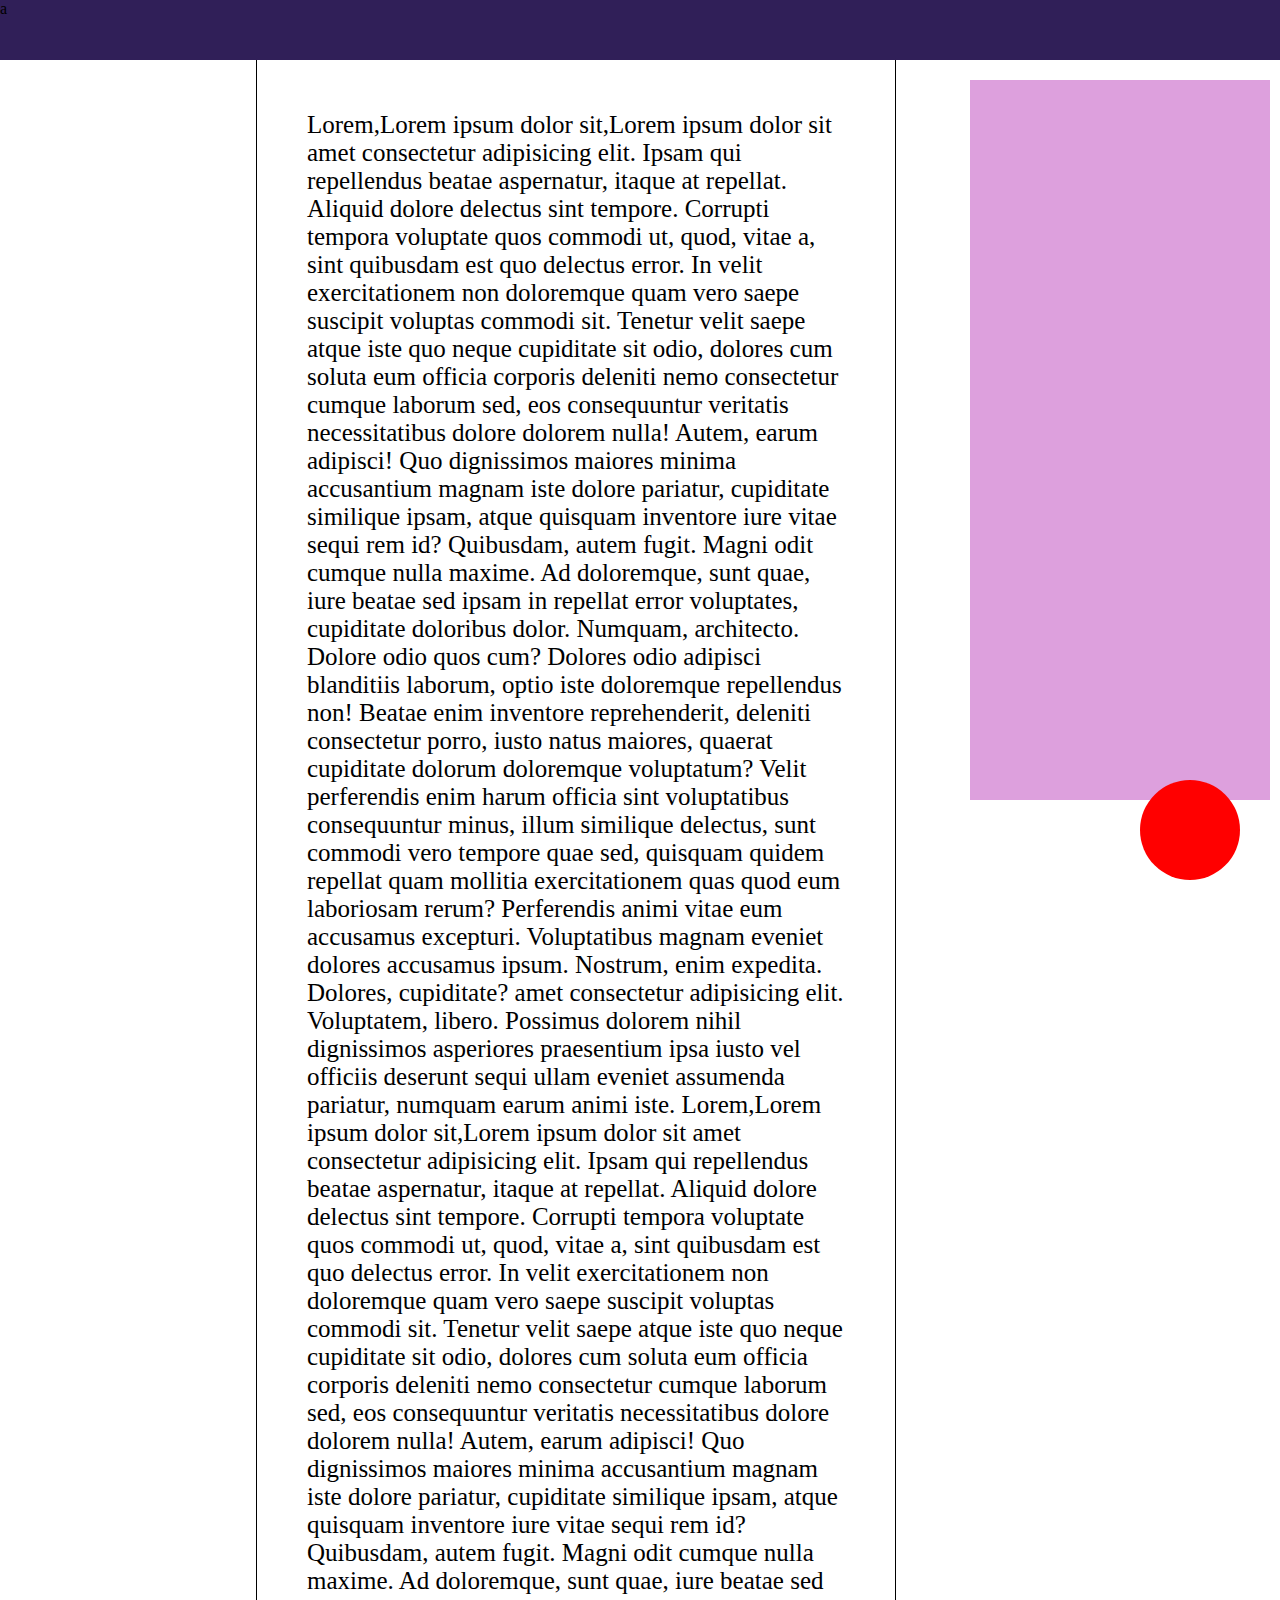
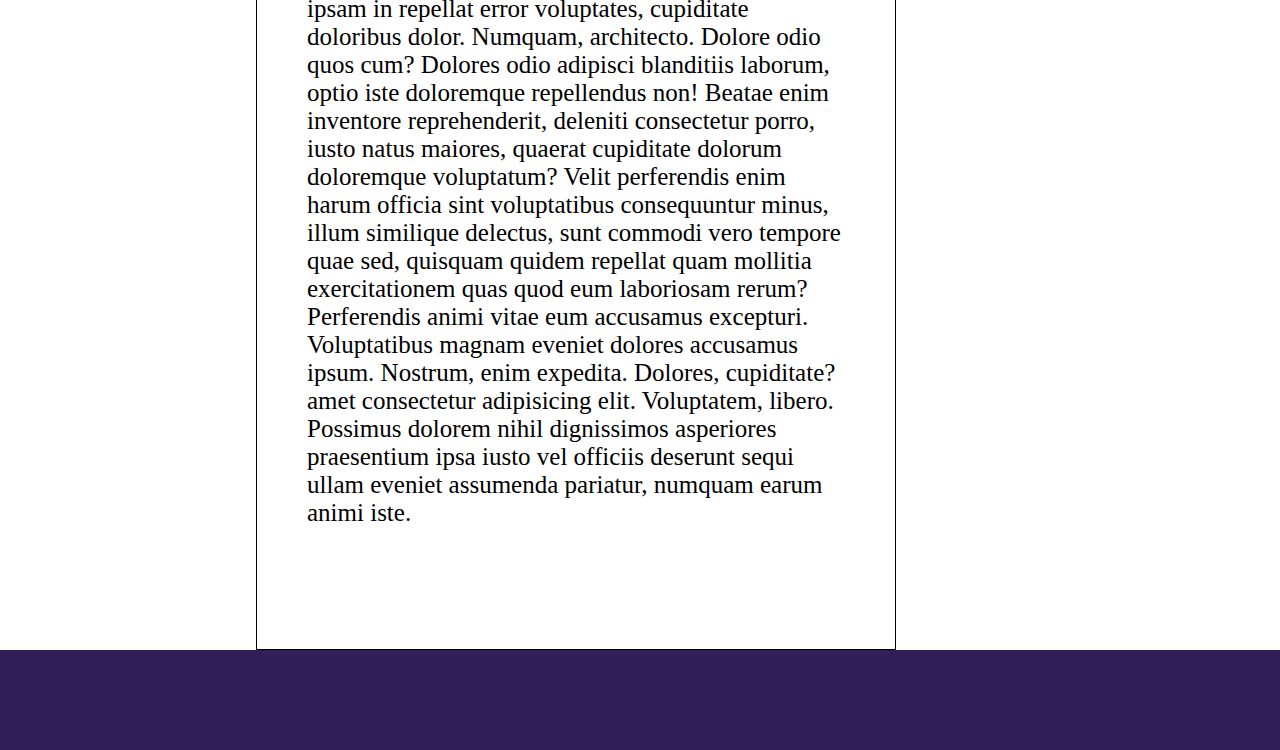
<file: index.html>
<!DOCTYPE html>
<html lang="en">
<head>
    <meta charset="UTF-8">
    <meta name="viewport" content="width=device-width, initial-scale=1.0">
    <title>Positions</title>
    <link rel="stylesheet" href="style.css">
</head>
<body>
    <nav>
        <div>a</div>

    </nav>
    <main>
        <p>Lorem,Lorem ipsum dolor sit,Lorem ipsum dolor sit amet consectetur adipisicing elit. Ipsam qui repellendus beatae aspernatur, itaque at repellat. Aliquid dolore delectus sint tempore. Corrupti tempora voluptate quos commodi ut, quod, vitae a, sint quibusdam est quo delectus error. In velit exercitationem non doloremque quam vero saepe suscipit voluptas commodi sit. Tenetur velit saepe atque iste quo neque cupiditate sit odio, dolores cum soluta eum officia corporis deleniti nemo consectetur cumque laborum sed, eos consequuntur veritatis necessitatibus dolore dolorem nulla! Autem, earum adipisci! Quo dignissimos maiores minima accusantium magnam iste dolore pariatur, cupiditate similique ipsam, atque quisquam inventore iure vitae sequi rem id? Quibusdam, autem fugit. Magni odit cumque nulla maxime. Ad doloremque, sunt quae, iure beatae sed ipsam in repellat error voluptates, cupiditate doloribus dolor. Numquam, architecto. Dolore odio quos cum? Dolores odio adipisci blanditiis laborum, optio iste doloremque repellendus non! Beatae enim inventore reprehenderit, deleniti consectetur porro, iusto natus maiores, quaerat cupiditate dolorum doloremque voluptatum? Velit perferendis enim harum officia sint voluptatibus consequuntur minus, illum similique delectus, sunt commodi vero tempore quae sed, quisquam quidem repellat quam mollitia exercitationem quas quod eum laboriosam rerum? Perferendis animi vitae eum accusamus excepturi. Voluptatibus magnam eveniet dolores accusamus ipsum. Nostrum, enim expedita. Dolores, cupiditate? amet consectetur adipisicing elit. Voluptatem, libero. Possimus dolorem nihil dignissimos asperiores praesentium ipsa iusto vel officiis deserunt sequi ullam eveniet assumenda pariatur, numquam earum animi iste.
            Lorem,Lorem ipsum dolor sit,Lorem ipsum dolor sit amet consectetur adipisicing elit. Ipsam qui repellendus beatae aspernatur, itaque at repellat. Aliquid dolore delectus sint tempore. Corrupti tempora voluptate quos commodi ut, quod, vitae a, sint quibusdam est quo delectus error. In velit exercitationem non doloremque quam vero saepe suscipit voluptas commodi sit. Tenetur velit saepe atque iste quo neque cupiditate sit odio, dolores cum soluta eum officia corporis deleniti nemo consectetur cumque laborum sed, eos consequuntur veritatis necessitatibus dolore dolorem nulla! Autem, earum adipisci! Quo dignissimos maiores minima accusantium magnam iste dolore pariatur, cupiditate similique ipsam, atque quisquam inventore iure vitae sequi rem id? Quibusdam, autem fugit. Magni odit cumque nulla maxime. Ad doloremque, sunt quae, iure beatae sed ipsam in repellat error voluptates, cupiditate doloribus dolor. Numquam, architecto. Dolore odio quos cum? Dolores odio adipisci blanditiis laborum, optio iste doloremque repellendus non! Beatae enim inventore reprehenderit, deleniti consectetur porro, iusto natus maiores, quaerat cupiditate dolorum doloremque voluptatum? Velit perferendis enim harum officia sint voluptatibus consequuntur minus, illum similique delectus, sunt commodi vero tempore quae sed, quisquam quidem repellat quam mollitia exercitationem quas quod eum laboriosam rerum? Perferendis animi vitae eum accusamus excepturi. Voluptatibus magnam eveniet dolores accusamus ipsum. Nostrum, enim expedita. Dolores, cupiditate? amet consectetur adipisicing elit. Voluptatem, libero. Possimus dolorem nihil dignissimos asperiores praesentium ipsa iusto vel officiis deserunt sequi ullam eveniet assumenda pariatur, numquam earum animi iste.
    
        </p>
    </main>
    <div class="right-container">
        <aside>

        </aside>

    </div>
    <div class="contact">

    </div>
    <footer>

    </footer>
</body>
</html>
</file>
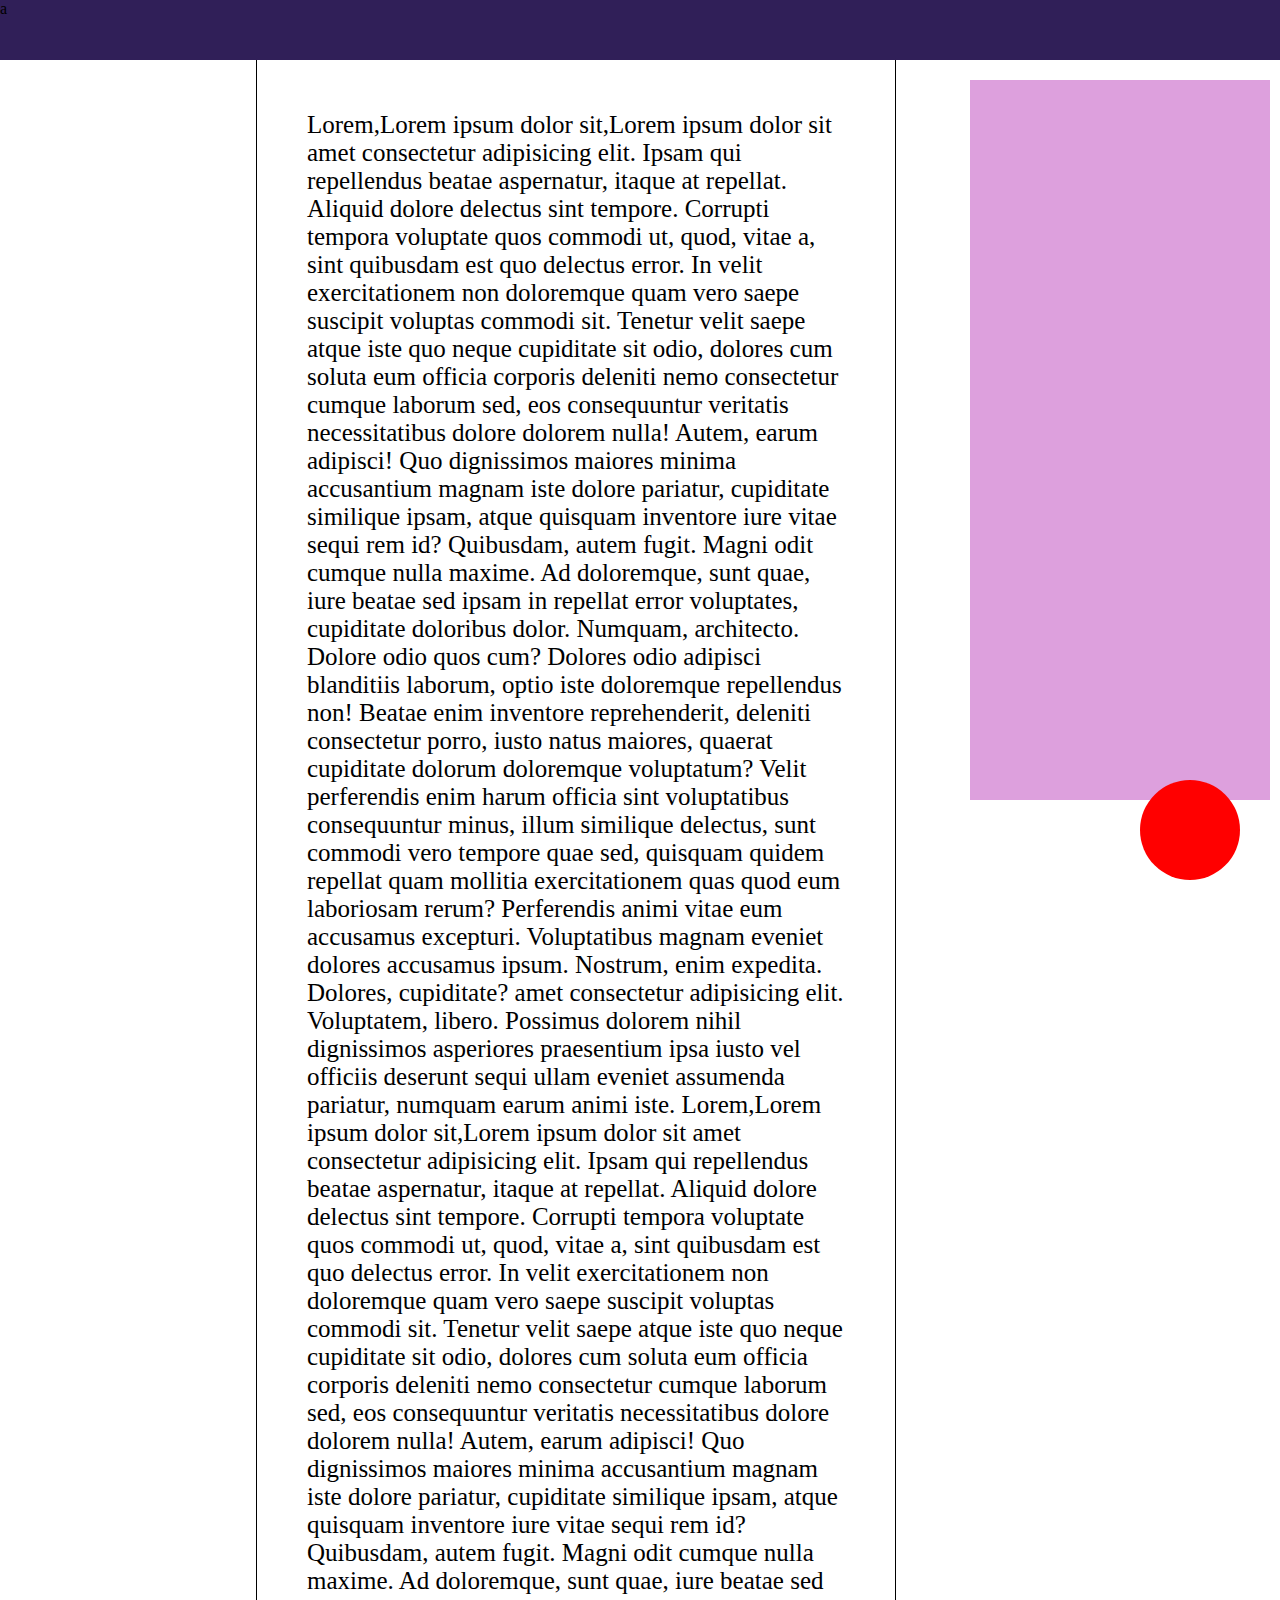
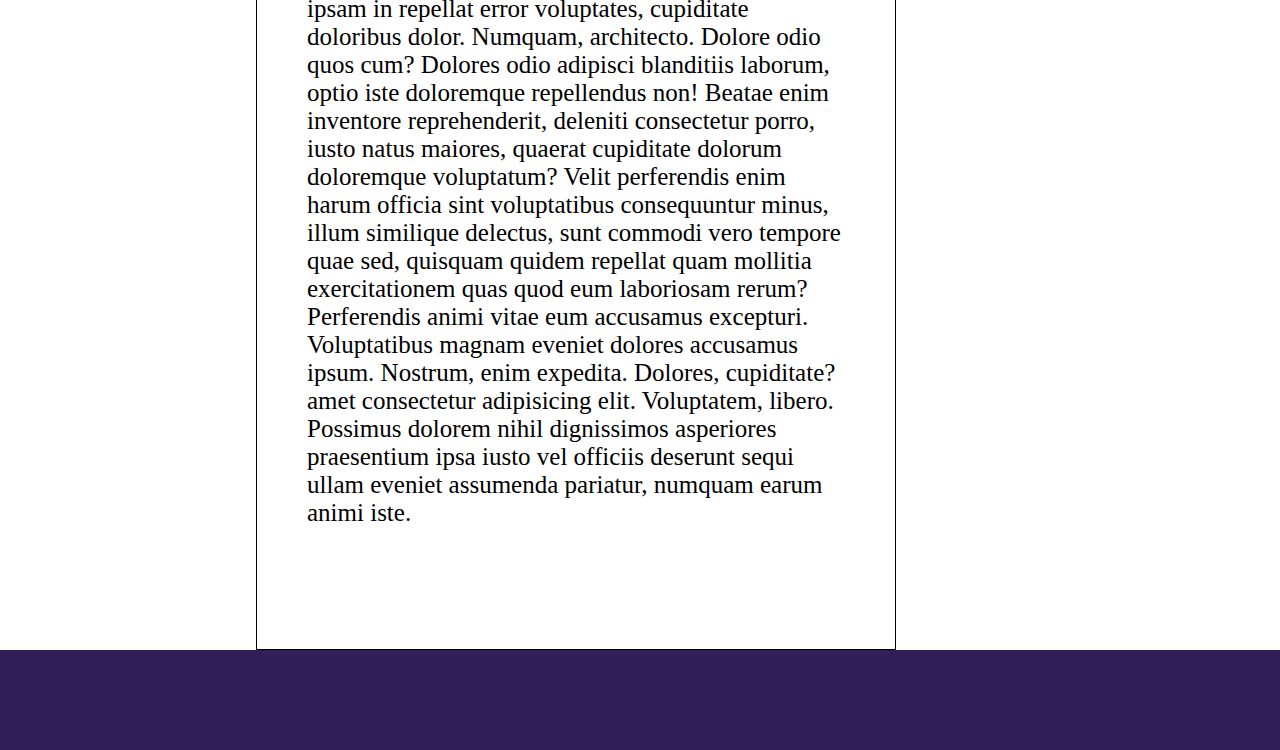
<file: css positions/index.html>
<!DOCTYPE html>
<html lang="en">
<head>
    <meta charset="UTF-8">
    <meta name="viewport" content="width=device-width, initial-scale=1.0">
    <title>Positions</title>
    <link rel="stylesheet" href="style.css">
</head>
<body>
    <nav>
        <div>a</div>

    </nav>
    <main>
        <p>Lorem,Lorem ipsum dolor sit,Lorem ipsum dolor sit amet consectetur adipisicing elit. Ipsam qui repellendus beatae aspernatur, itaque at repellat. Aliquid dolore delectus sint tempore. Corrupti tempora voluptate quos commodi ut, quod, vitae a, sint quibusdam est quo delectus error. In velit exercitationem non doloremque quam vero saepe suscipit voluptas commodi sit. Tenetur velit saepe atque iste quo neque cupiditate sit odio, dolores cum soluta eum officia corporis deleniti nemo consectetur cumque laborum sed, eos consequuntur veritatis necessitatibus dolore dolorem nulla! Autem, earum adipisci! Quo dignissimos maiores minima accusantium magnam iste dolore pariatur, cupiditate similique ipsam, atque quisquam inventore iure vitae sequi rem id? Quibusdam, autem fugit. Magni odit cumque nulla maxime. Ad doloremque, sunt quae, iure beatae sed ipsam in repellat error voluptates, cupiditate doloribus dolor. Numquam, architecto. Dolore odio quos cum? Dolores odio adipisci blanditiis laborum, optio iste doloremque repellendus non! Beatae enim inventore reprehenderit, deleniti consectetur porro, iusto natus maiores, quaerat cupiditate dolorum doloremque voluptatum? Velit perferendis enim harum officia sint voluptatibus consequuntur minus, illum similique delectus, sunt commodi vero tempore quae sed, quisquam quidem repellat quam mollitia exercitationem quas quod eum laboriosam rerum? Perferendis animi vitae eum accusamus excepturi. Voluptatibus magnam eveniet dolores accusamus ipsum. Nostrum, enim expedita. Dolores, cupiditate? amet consectetur adipisicing elit. Voluptatem, libero. Possimus dolorem nihil dignissimos asperiores praesentium ipsa iusto vel officiis deserunt sequi ullam eveniet assumenda pariatur, numquam earum animi iste.
            Lorem,Lorem ipsum dolor sit,Lorem ipsum dolor sit amet consectetur adipisicing elit. Ipsam qui repellendus beatae aspernatur, itaque at repellat. Aliquid dolore delectus sint tempore. Corrupti tempora voluptate quos commodi ut, quod, vitae a, sint quibusdam est quo delectus error. In velit exercitationem non doloremque quam vero saepe suscipit voluptas commodi sit. Tenetur velit saepe atque iste quo neque cupiditate sit odio, dolores cum soluta eum officia corporis deleniti nemo consectetur cumque laborum sed, eos consequuntur veritatis necessitatibus dolore dolorem nulla! Autem, earum adipisci! Quo dignissimos maiores minima accusantium magnam iste dolore pariatur, cupiditate similique ipsam, atque quisquam inventore iure vitae sequi rem id? Quibusdam, autem fugit. Magni odit cumque nulla maxime. Ad doloremque, sunt quae, iure beatae sed ipsam in repellat error voluptates, cupiditate doloribus dolor. Numquam, architecto. Dolore odio quos cum? Dolores odio adipisci blanditiis laborum, optio iste doloremque repellendus non! Beatae enim inventore reprehenderit, deleniti consectetur porro, iusto natus maiores, quaerat cupiditate dolorum doloremque voluptatum? Velit perferendis enim harum officia sint voluptatibus consequuntur minus, illum similique delectus, sunt commodi vero tempore quae sed, quisquam quidem repellat quam mollitia exercitationem quas quod eum laboriosam rerum? Perferendis animi vitae eum accusamus excepturi. Voluptatibus magnam eveniet dolores accusamus ipsum. Nostrum, enim expedita. Dolores, cupiditate? amet consectetur adipisicing elit. Voluptatem, libero. Possimus dolorem nihil dignissimos asperiores praesentium ipsa iusto vel officiis deserunt sequi ullam eveniet assumenda pariatur, numquam earum animi iste.
    
        </p>
    </main>
    <div class="right-container">
        <aside>

        </aside>

    </div>
    <div class="contact">

    </div>
    <footer>

    </footer>
</body>
</html>
</file>
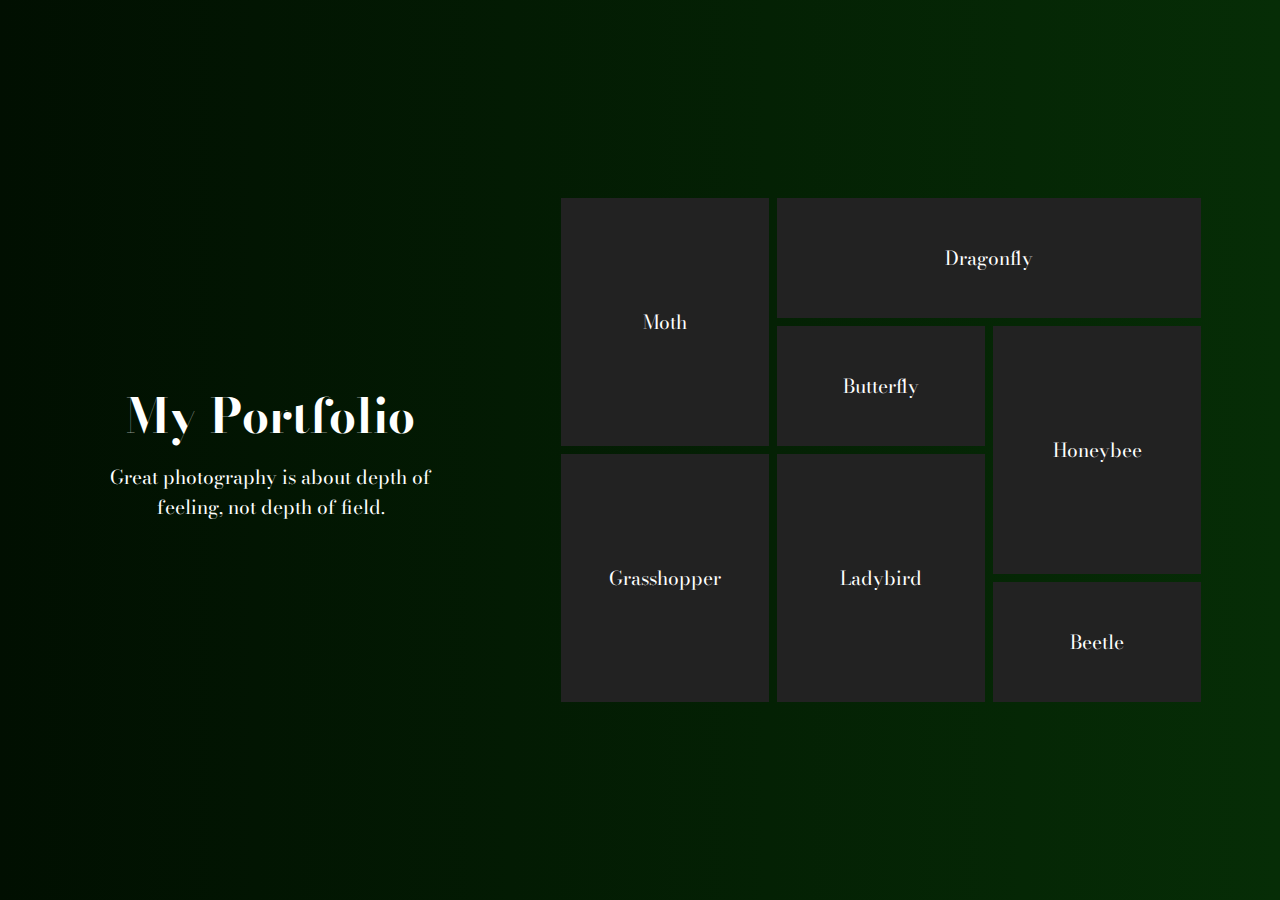
<file: Portfolio-gallery/index.html>
<!DOCTYPE html>
<html lang="en">
  <head>
    <meta charset="UTF-8" />
    <meta name="viewport" content="width=device-width, initial-scale=1.0" />
    <title>Grid Portfolio</title>
    <link rel="stylesheet" href="style.css" />
  </head>
  <body>
    <div class="container">
      <div class="left-text">
        <h2 class="heading">My Portfolio</h2>
        <p class="subheading">
          Great photography is about depth of feeling, not depth of field.
        </p>
      </div>
      <div class="gallery">
        <div
          class="box row-2"
          style="
            background-image: url(https://images.unsplash.com/photo-1692104382922-777c325fcf0d?q=80&w=1936&auto=format&fit=crop&ixlib=rb-4.0.3&ixid=M3wxMjA3fDB8MHxwaG90by1wYWdlfHx8fGVufDB8fHx8fA%3D%3D);
          "
        >
          Moth
        </div>
        <div
          class="box col-2"
          style="
            background-image: url(https://images.unsplash.com/photo-1516548935905-c010645ff21d?w=600&auto=format&fit=crop&q=60&ixlib=rb-4.0.3&ixid=M3wxMjA3fDB8MHxzZWFyY2h8MTR8fGluc2VjdHxlbnwwfHwwfHx8MA%3D%3D);
          "
        >
          Dragonfly
        </div>
        <div
          class="box"
          style="
            background-image: url(https://images.unsplash.com/photo-1726674472959-2c1c6c6ce8ae?q=80&w=2070&auto=format&fit=crop&ixlib=rb-4.0.3&ixid=M3wxMjA3fDB8MHxwaG90by1wYWdlfHx8fGVufDB8fHx8fA%3D%3D);
          "
        >
          Butterfly
        </div>

        <div
          class="box row-2"
          style="
            background-image: url(https://images.unsplash.com/photo-1500862321-177c80d8ca32?w=600&auto=format&fit=crop&q=60&ixlib=rb-4.0.3&ixid=M3wxMjA3fDB8MHxzZWFyY2h8Nnx8aW5zZWN0fGVufDB8fDB8fHww);
          "
        >
          Honeybee
        </div>
        <div
          class="box row-2"
          style="
            background-image: url(https://plus.unsplash.com/premium_photo-1723036591781-8607a8ae50fa?w=1000&auto=format&fit=crop&q=60&ixlib=rb-4.0.3&ixid=M3wxMjA3fDB8MHxwaG90by1pbi1zYW1lLXNlcmllc3wxfHx8ZW58MHx8fHx8);
          "
        >
          Grasshopper
        </div>
        <div
          class="box row-2"
          style="
            background-image: url(https://images.unsplash.com/photo-1526773357673-2d4e8116d497?w=600&auto=format&fit=crop&q=60&ixlib=rb-4.0.3&ixid=M3wxMjA3fDB8MHxzZWFyY2h8MTJ8fGluc2VjdHxlbnwwfHwwfHx8MA%3D%3D);
          "
        >
          Ladybird
        </div>
        <div
          class="box"
          style="
            background-image: url(https://images.unsplash.com/photo-1516434593931-42aaf04e6ef2?w=600&auto=format&fit=crop&q=60&ixlib=rb-4.0.3&ixid=M3wxMjA3fDB8MHxzZWFyY2h8N3x8aW5zZWN0fGVufDB8fDB8fHww);
          "
        >
          Beetle
        </div>
      </div>
    </div>
  </body>
</html>
</file>
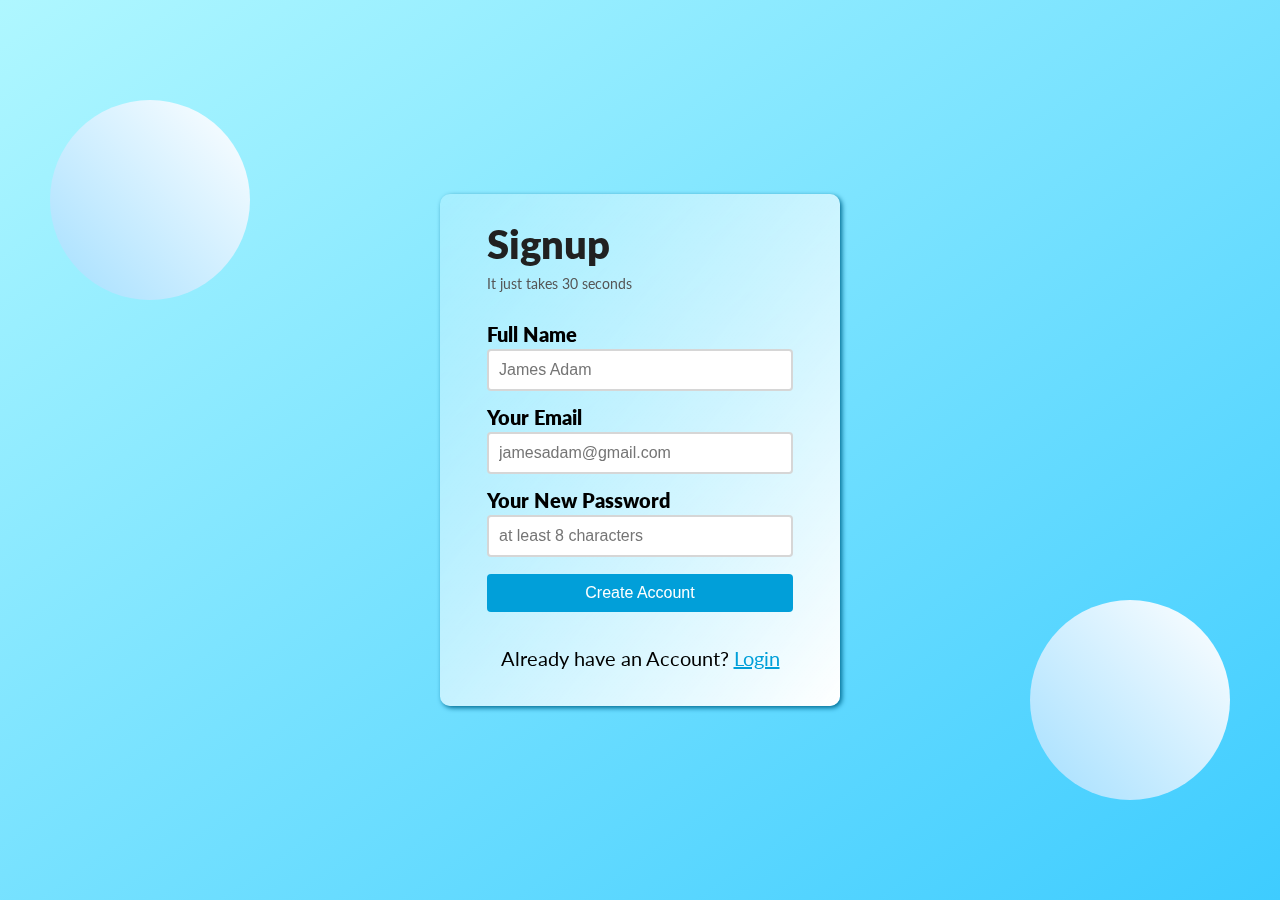
<file: signup page/index.html>
<!DOCTYPE html>
<html lang="en">
<head>
    <meta charset="UTF-8">
    <meta name="viewport" content="width=device-width, initial-scale=1.0">
    <title>Sign-up Page</title>
    <link rel="stylesheet" href="style.css">
</head>
<body>
    <div class="outer-box">
        <div class="inner-box">
            <header>
                <h1>Signup</h1>
                <p>It just takes 30 seconds</p>
            </header>  
            <main class="signup-body">

                <form>
                    <p>
                        <label for="fullname">Full Name</label>
                        <input id="fullname" type="text" placeholder="James Adam">
                    </p>
                    <p>
                        <label for="email" >Your Email</label>
                        <input id="email" type="email" placeholder="jamesadam@gmail.com">
                    </p>  
                    <p>  
                        <label for="password" >Your New Password</label>
                        <input id="password" type="password" placeholder="at least 8 characters">
                    </p> 
                    <p>   
                        <input type="submit" id="submit" value="Create Account" >
                    </p>
                </form>
            </main>
            <footer>
                <p>Already have an Account? <a href="#">Login</a></p>
            </footer>
        </div>
        <div class="circle c1"></div>
        <div class="circle c2"></div>
    </div>
</body>
</html>
</file>
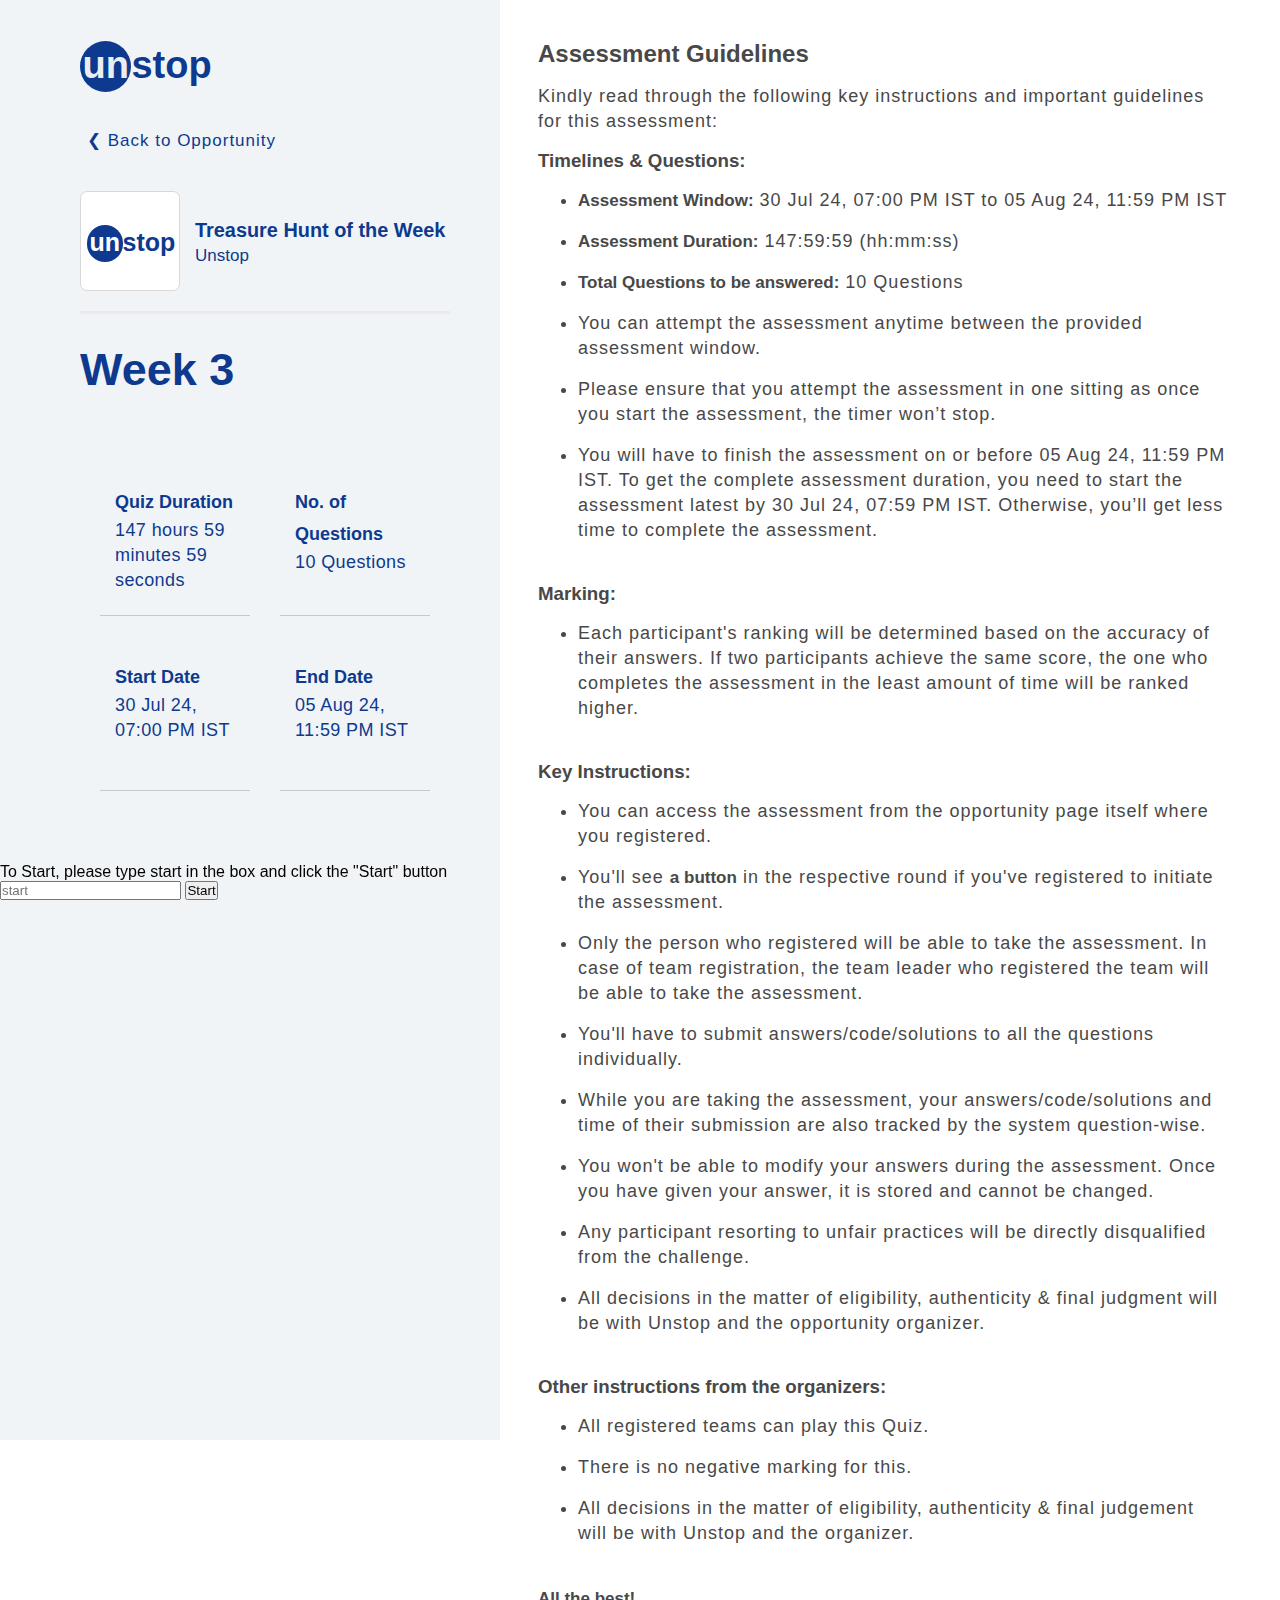
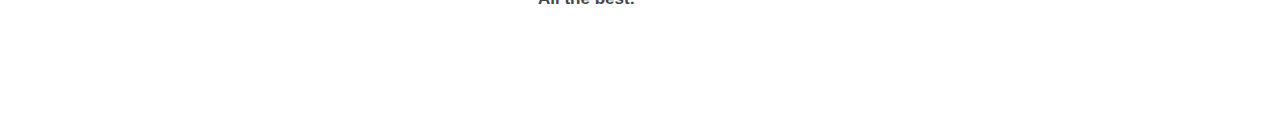
<file: start button/index.html>
<!DOCTYPE html>
<html lang="en">
<head>
    <meta charset="UTF-8">
    <meta name="viewport" content="width=device-width, initial-scale=1.0">
    <title>Unstop Quiz Start Page</title>
    <link rel="stylesheet" href="style.css">
</head>
<body>
    <div class="outer-box">
        <div class="left-container">
            <div class="logo">
                <h1><span>un</span>stop</h1>
            </div>
            <p class="back">
                 &#10094;  Back to Opportunity
            </p>
            <div class="tagline">
                <div class="logo logo-body">
                    <h1><span>un</span>stop</h1>
                </div>
                <div class="tag">
                    <h3>Treasure Hunt of the Week</h3>
                    <p>Unstop</p>
                </div>
            </div>
            <div class="week">
                <h1>Week 3</h1>
                <div class="quiz-info">
                    <!-- <ul>
                        <li>Quiz Duration</li>
                            <p>147 hours 59 minutes 59 seconds</p>
                        <li>No. of Questions</li>
                            <p>10 Questions</p>
                        <li>Start Date</li>
                            <p>30 Jul 24, 07:00 PM IST</p>
                        <li>End Date</li>
                            <p>05 Aug 24, 11:59 PM IST</p>
                    </ul> -->
                    <ul>
                        <div class="grid">
                        <li>Quiz Duration</li>
                            <p>147 hours 59 minutes 59 seconds</p>
                        </div>
                        <div class="grid">
                        <li>No. of Questions</li>
                            <p>10 Questions</p>
                        </div>
                        <div class="grid">
                        <li>Start Date</li>
                            <p>30 Jul 24, 07:00 PM IST</p>
                        </div>
                        <div class="grid">
                        <li>End Date</li>
                            <p>05 Aug 24, 11:59 PM IST</p>
                        </div>
                    </ul>
                </div>
            </div>
        </div>
        <div class="right-container">
            <h2>Assessment Guidelines</h2>
            <p>Kindly read through the following key instructions and important guidelines for this assessment:</p>

            <h3>Timelines & Questions:</h3>
            <ul>
                <li>
                    <span>Assessment Window:</span> 30 Jul 24, 07:00 PM IST to 05 Aug 24, 11:59 PM IST
                </li>
                <li>
                    <span>Assessment Duration:</span> 147:59:59 (hh:mm:ss)
                </li>
                <li>
                    <span>Total Questions to be answered:</span> 10 Questions
                </li>
                <li>
                    You can attempt the assessment anytime between the provided assessment window.
                </li>
                <li>
                    Please ensure that you attempt the assessment in one sitting as once you start the assessment, the timer won’t stop.
                </li>
                <li>
                    You will have to finish the assessment on or before 05 Aug 24, 11:59 PM IST. To get the complete assessment duration, you need to start the assessment latest by 30 Jul 24, 07:59 PM IST. Otherwise, you’ll get less time to complete the assessment.
                </li>
            </ul>
            <h3>Marking:</h3>
            <ul>
                <li>
                    Each participant's ranking will be determined based on the accuracy of their answers. If two participants achieve the same score, the one who completes the assessment in the least amount of time will be ranked higher.
                </li>
            </ul>
            <h3>Key Instructions:</h3>
            <ul>
                <li>
                    You can access the assessment from the opportunity page itself where you registered.
                </li>
                <li>
                    You'll see <span>a button</span> in the respective round if you've registered to initiate the assessment.
                </li>
                <li>
                    Only the person who registered will be able to take the assessment. In case of team registration, the team leader who registered the team will be able to take the assessment.
                </li>
                <li>
                    You'll have to submit answers/code/solutions to all the questions individually.
                </li>
                <li>
                    While you are taking the assessment, your answers/code/solutions and time of their submission are also tracked by the system question-wise.
                </li>
                <li>
                    You won't be able to modify your answers during the assessment. Once you have given your answer, it is stored and cannot be changed.
                </li>
                <li>
                    Any participant resorting to unfair practices will be directly disqualified from the challenge.
                </li>
                <li>
                    All decisions in the matter of eligibility, authenticity & final judgment will be with Unstop and the opportunity organizer.
                </li>
            </ul>
            <h3>Other instructions from the organizers:</h3>
            <ul>
                <li>
                    All registered teams can play this Quiz.
                </li>
                <li>
                    There is no negative marking for this.
                </li>
                <li>
                    All decisions in the matter of eligibility, authenticity & final judgement will be with Unstop and the organizer.
                </li>
            </ul>
            <p><span>All the best!</span></p>
        </div>
        <div class="startContainer">
            <p>
                To Start, please type start in the box and click the "Start" button

            </p>
            <input class="startText" placeholder="start">
            <input class="submit" type="submit"  value="Start">
        </div>

        
    </div>
</body>
</html>
</file>
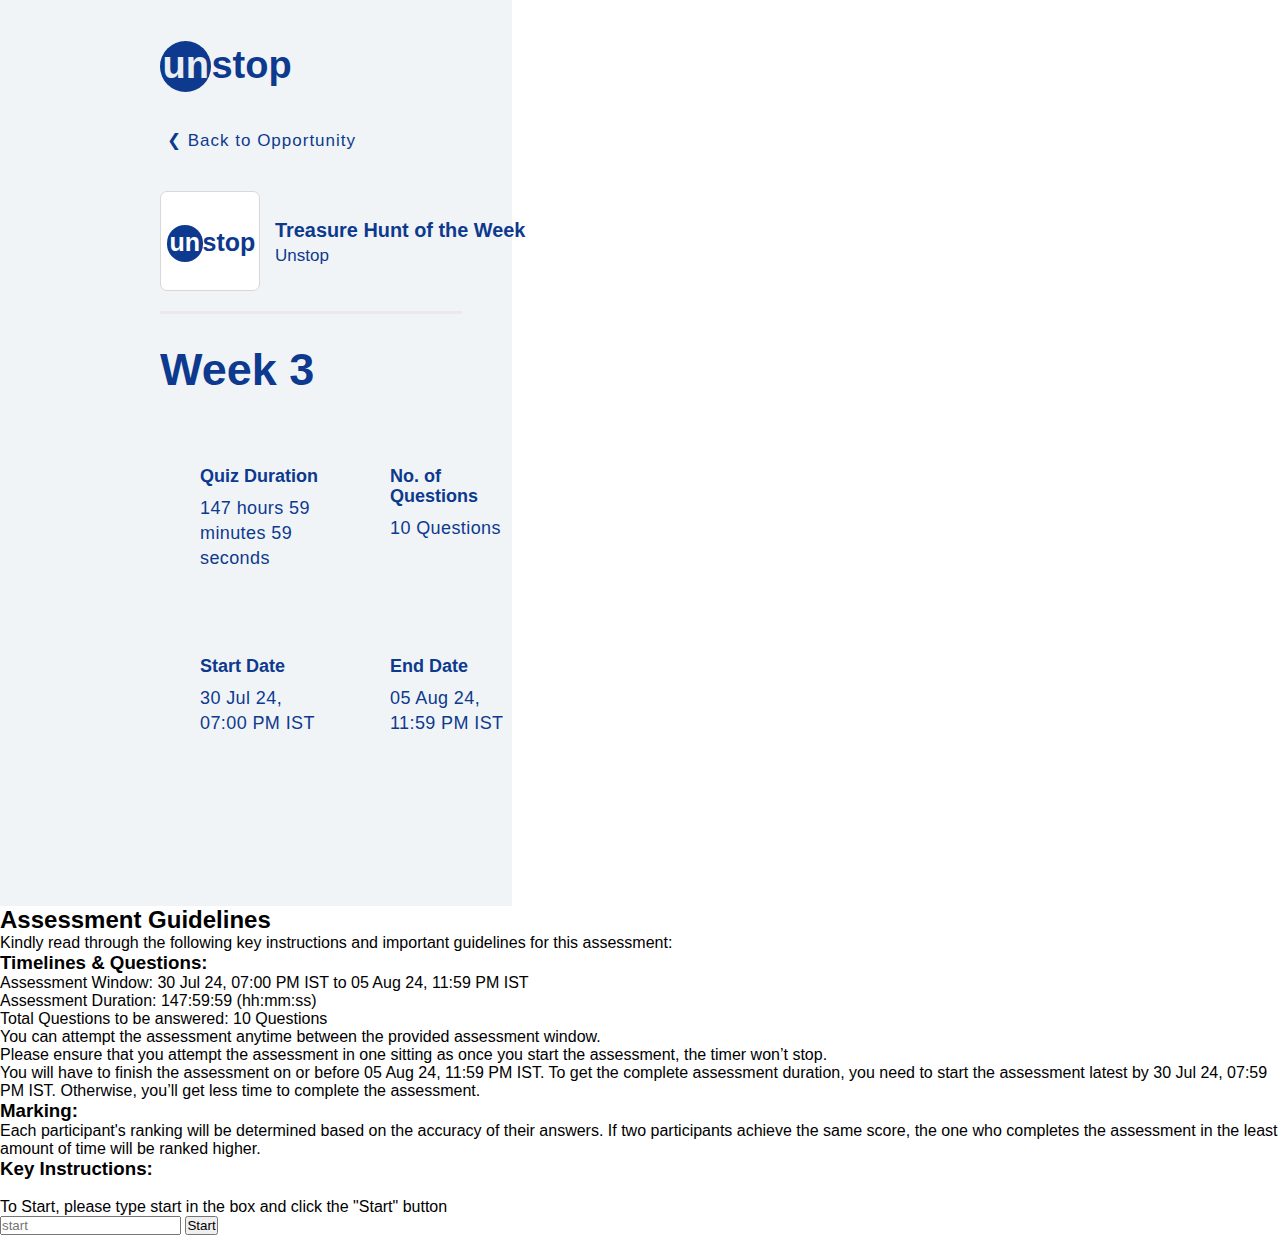
<file: start_button/index.html>
<!DOCTYPE html>
<html lang="en">
<head>
    <meta charset="UTF-8">
    <meta name="viewport" content="width=device-width, initial-scale=1.0">
    <title>Unstop Quiz Start Page</title>
    <link rel="stylesheet" href="style.css">
</head>
<body>
    <div class="outer-box">
        <div class="left-container">
            <div class="logo">
                <h1><span>un</span>stop</h1>
            </div>
            <p class="back">
                 &#10094;  Back to Opportunity
            </p>
            <div class="tagline">
                <div class="logo logo-body">
                    <h1><span>un</span>stop</h1>
                </div>
                <div class="tag">
                    <h3>Treasure Hunt of the Week</h3>
                    <p>Unstop</p>
                </div>
            </div>
            <div class="week">
                <h1>Week 3</h1>
                <div class="quiz-info">
                    <!-- <ul>
                        <li>Quiz Duration</li>
                            <p>147 hours 59 minutes 59 seconds</p>
                        <li>No. of Questions</li>
                            <p>10 Questions</p>
                        <li>Start Date</li>
                            <p>30 Jul 24, 07:00 PM IST</p>
                        <li>End Date</li>
                            <p>05 Aug 24, 11:59 PM IST</p>
                    </ul> -->
                    <ul>
                        <div class="grid">
                        <li>Quiz Duration</li>
                            <p>147 hours 59 minutes 59 seconds</p>
                        </div>
                        <div class="grid">
                        <li>No. of Questions</li>
                            <p>10 Questions</p>
                        </div>
                        <div class="grid">
                        <li>Start Date</li>
                            <p>30 Jul 24, 07:00 PM IST</p>
                        </div>
                        <div class="grid">
                        <li>End Date</li>
                            <p>05 Aug 24, 11:59 PM IST</p>
                        </div>
                    </ul>
                </div>
            </div>
        </div>
        <div class="right-container">
            <h2>Assessment Guidelines</h2>
            <p>Kindly read through the following key instructions and important guidelines for this assessment:</p>

            <h3>Timelines & Questions:</h3>
            <ul>
                <li>
                    Assessment Window: 30 Jul 24, 07:00 PM IST to 05 Aug 24, 11:59 PM IST
                </li>
                <li>
                    Assessment Duration: 147:59:59 (hh:mm:ss)
                </li>
                <li>
                    Total Questions to be answered: 10 Questions
                </li>
                <li>
                    You can attempt the assessment anytime between the provided assessment window.
                </li>
                <li>
                    Please ensure that you attempt the assessment in one sitting as once you start the assessment, the timer won’t stop.
                </li>
                <li>
                    You will have to finish the assessment on or before 05 Aug 24, 11:59 PM IST. To get the complete assessment duration, you need to start the assessment latest by 30 Jul 24, 07:59 PM IST. Otherwise, you’ll get less time to complete the assessment.
                </li>
            </ul>
            <h3>Marking:</h3>
            <ul>
                <li>
                    Each participant's ranking will be determined based on the accuracy of their answers. If two participants achieve the same score, the one who completes the assessment in the least amount of time will be ranked higher.
                </li>
            </ul>
            <h3>Key Instructions:</h3>
            <ul>
                <li>

                </li>
            </ul>

        </div>
        <div class="startContainer">
            <p>
                To Start, please type start in the box and click the "Start" button

            </p>
            <input class="startText" placeholder="start">
            <input class="submit" type="submit"  value="Start">
        </div>

        
    </div>
</body>
</html>
</file>
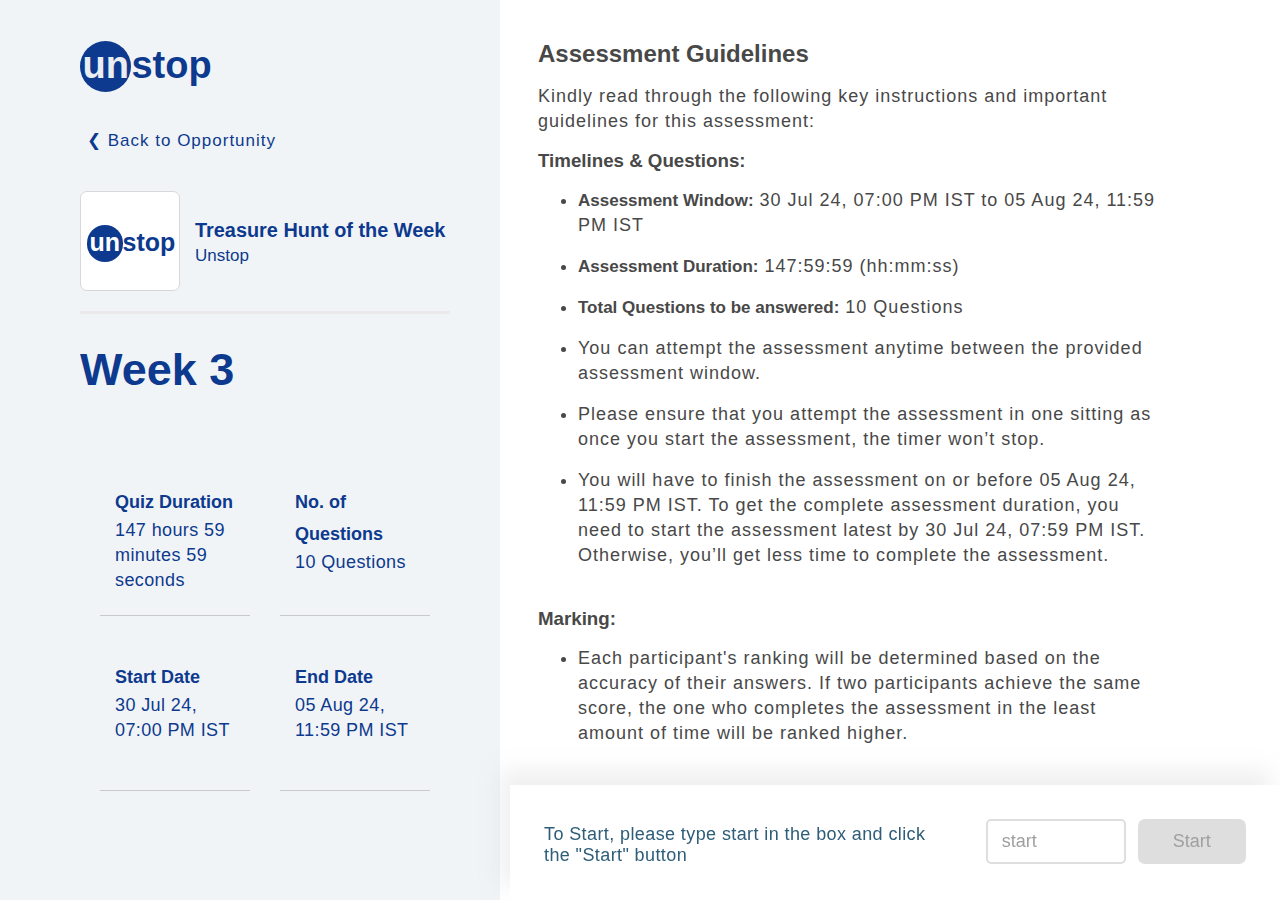
<file: unstop/index.html>
<!DOCTYPE html>
<html lang="en">
<head>
    <meta charset="UTF-8">
    <meta name="viewport" content="width=device-width, initial-scale=1.0">
    <title>Unstop Quiz Start Page</title>
    <link rel="stylesheet" href="style.css">
</head>
<body>
    <div class="outer-box">
        <div class="left-container">
            <div class="logo">
                <h1><span>un</span>stop</h1>
            </div>
            <p class="back">
                 &#10094;   Back to Opportunity
            </p>
            <div class="tagline">
                <div class="logo logo-body">
                    <h1><span>un</span>stop</h1>
                </div>
                <div class="tag">
                    <h3>Treasure Hunt of the Week</h3>
                    <p>Unstop</p>
                </div>
            </div> 
            <div class="week">
                <h1>Week 3</h1>
                <div class="quiz-info">
                    <!-- <ul>
                        <li>Quiz Duration</li>
                            <p>147 hours 59 minutes 59 seconds</p>
                        <li>No. of Questions</li>
                            <p>10 Questions</p>
                        <li>Start Date</li>
                            <p>30 Jul 24, 07:00 PM IST</p>
                        <li>End Date</li>
                            <p>05 Aug 24, 11:59 PM IST</p>
                    </ul> -->
                    <ul>
                        <div class="grid">
                        <li>Quiz Duration</li>
                            <p>147 hours 59 minutes 59 seconds</p>
                        </div>
                        <div class="grid">
                        <li>No. of Questions</li>
                            <p>10 Questions</p>
                        </div>
                        <div class="grid">
                        <li>Start Date</li>
                            <p>30 Jul 24, 07:00 PM IST</p>
                        </div>
                        <div class="grid">
                        <li>End Date</li>
                            <p>05 Aug 24, 11:59 PM IST</p>
                        </div>
                    </ul>
                </div>
            </div>
        </div>
        <div class="right-container">
            <h2>Assessment Guidelines</h2>
            <p>Kindly read through the following key instructions and important guidelines for this assessment:</p>

            <h3>Timelines & Questions:</h3>
            <ul>
                <li>
                    <span>Assessment Window:</span> 30 Jul 24, 07:00 PM IST to 05 Aug 24, 11:59 PM IST
                </li>
                <li>
                    <span>Assessment Duration:</span> 147:59:59 (hh:mm:ss)
                </li>
                <li>
                    <span>Total Questions to be answered:</span> 10 Questions
                </li>
                <li>
                    You can attempt the assessment anytime between the provided assessment window.
                </li>
                <li>
                    Please ensure that you attempt the assessment in one sitting as once you start the assessment, the timer won’t stop.
                </li>
                <li>
                    You will have to finish the assessment on or before 05 Aug 24, 11:59 PM IST. To get the complete assessment duration, you need to start the assessment latest by 30 Jul 24, 07:59 PM IST. Otherwise, you’ll get less time to complete the assessment.
                </li>
            </ul>
            <h3>Marking:</h3>
            <ul>
                <li>
                    Each participant's ranking will be determined based on the accuracy of their answers. If two participants achieve the same score, the one who completes the assessment in the least amount of time will be ranked higher.
                </li>
            </ul>
            <h3>Key Instructions:</h3>
            <ul>
                <li>
                    You can access the assessment from the opportunity page itself where you registered.
                </li>
                <li>
                    You'll see <span>a button</span> in the respective round if you've registered to initiate the assessment.
                </li>
                <li>
                    Only the person who registered will be able to take the assessment. In case of team registration, the team leader who registered the team will be able to take the assessment.
                </li>
                <li>
                    You'll have to submit answers/code/solutions to all the questions individually.
                </li>
                <li>
                    While you are taking the assessment, your answers/code/solutions and time of their submission are also tracked by the system question-wise.
                </li>
                <li>
                    You won't be able to modify your answers during the assessment. Once you have given your answer, it is stored and cannot be changed.
                </li>
                <li>
                    Any participant resorting to unfair practices will be directly disqualified from the challenge.
                </li>
                <li>
                    All decisions in the matter of eligibility, authenticity & final judgment will be with Unstop and the opportunity organizer.
                </li>
            </ul>
            <h3>Other instructions from the organizers:</h3>
            <ul>
                <li>
                    All registered teams can play this Quiz.
                </li>
                <li>
                    There is no negative marking for this.
                </li>
                <li>
                    All decisions in the matter of eligibility, authenticity & final judgement will be with Unstop and the organizer.
                </li>
            </ul>
            <p><span>All the best!</span></p>
        </div>
        <div class="startContainer">
            <p>
                To Start, please type start in the box and click the "Start" button
            </p>
            <input  class="startText" placeholder="start">
            <!-- <input class="submit" type="submit"  value="Start"><span><a href="#"></a></span> -->
            <button class="submit"><span><a href="#"></a></span>Start</button>
        </div>

        
    </div>
    <script src="script.js"></script>
</body>
</html>
</file>
<file: style.css>
*{
    margin: 0;
    padding: 0;
    box-sizing: border-box;
}
nav{
    width: 100%;
    height: 60px;
    background-color: #301f58;
    position: fixed;
    top: 0;
    z-index: 1;
    
}
main{
    /* margin: 100px 100px 100px 400px; */
    width: 50%;
    height: 250vh;
    position: relative;
    left: 20%;
    right: 30%;
    border: 1px solid #000000 ;
    padding: 110px 50px;
    font-size: 25px;

}

.right-container{
    width: 100%;
    /* margin: 100px; */
    height: 150vh;
    position: absolute;
    /* float: right; */
    /* z-index: -11; */
    top: 0;
}
aside{
    background-color: plum;
   width: 300px;
    height: 80vh;
    position: sticky;
    float: right;
    right: 10px;
    top: 80px;

    /* clear: right; */
    
}
.contact{
    background-color: red;
    width: 100px;
    height: 100px;
    border-radius: 50px;
    position: fixed;
    bottom: 20px;
    right: 40px;
}
footer{
    /* background-color: #000000; */
    width: 100%;
    height: 100px;
    background-color: #301f58;
    /* position: fixed; */
    /* bottom: 0; */
    /* z-index: 1; */
}
</file>
<file: css positions/style.css>
*{
    margin: 0;
    padding: 0;
    box-sizing: border-box;
}
nav{
    width: 100%;
    height: 60px;
    background-color: #301f58;
    position: fixed;
    top: 0;
    z-index: 1;
    
}
main{
    /* margin: 100px 100px 100px 400px; */
    width: 50%;
    height: 250vh;
    position: relative;
    left: 20%;
    right: 30%;
    border: 1px solid #000000 ;
    padding: 110px 50px;
    font-size: 25px;

}

.right-container{
    width: 100%;
    /* margin: 100px; */
    height: 150vh;
    position: absolute;
    /* float: right; */
    /* z-index: -11; */
    top: 0;
}
aside{
    background-color: plum;
   width: 300px;
    height: 80vh;
    position: sticky;
    float: right;
    right: 10px;
    top: 80px;

    /* clear: right; */
    
}
.contact{
    background-color: red;
    width: 100px;
    height: 100px;
    border-radius: 50px;
    position: fixed;
    bottom: 20px;
    right: 40px;
}
footer{
    /* background-color: #000000; */
    width: 100%;
    height: 100px;
    background-color: #301f58;
    /* position: fixed; */
    /* bottom: 0; */
    /* z-index: 1; */
}
</file>
<file: Portfolio-gallery/style.css>
@import url("https://fonts.googleapis.com/css2?family=Bodoni+Moda:ital,opsz,wght@6..96,400..900;1,6..96,400..900&display=swap");
* {
  margin: 0;
  padding: 0;
  box-sizing: border-box;
}

body {
  font-family: "Bodoni Moda", serif;
  font-size: 1.2rem;
}
.container {
  min-height: 100vh;
  display: flex;
  justify-content: space-evenly;
  align-items: center;
  gap: 20px;
  background: linear-gradient(to right, #010f01, #062d06);
}
.left-text {
  flex-basis: 30%;
}
.heading {
  font-size: 3rem;
  color: white;
  text-align: center;
}
.subheading {
  color: white;
  margin-top: 10px;
  text-align: center;
}
.gallery {
  flex-basis: 50%;
  display: grid;
  gap: 8px;
  grid-template-columns: repeat(3, 1fr);
  grid-auto-rows: 120px;
}
.box {
  background-size: cover;
  background-position: top;
  color: white;
  display: flex;
  justify-content: center;
  align-items: center;
  background-color: #222;
  background-blend-mode: hard-light;
  transition: all 400ms ease-in-out;
}
.row-2 {
  grid-row: span 2;
}
.col-2 {
  grid-column: span 2;
}
.box:hover {
  background-color: #999;
  background-position: center;
  box-shadow: 0 0 4px #fff;
}
@media screen and (max-width: 1024px) {
  .container {
    flex-direction: column;
    padding-block: 20px;
  }
  .gallery {
    width: 100%;
    padding-inline: 12px;
    grid-auto-rows: 220px;
  }
  .box {
    grid-row: span 1;
    grid-column: span 3;
  }
}
</file>
<file: signup page/style.css>
@import url('https://fonts.googleapis.com/css2?family=Lato:ital,wght@0,100;0,300;0,400;0,700;0,900;1,100;1,300;1,400;1,700;1,900&family=Roboto:ital,wght@0,100;0,300;0,400;0,500;0,700;0,900;1,100;1,300;1,400;1,500;1,700;1,900&display=swap');

*{
    margin: 0;
    padding: 0;
    box-sizing: border-box;
}
body{
    font-family: lato, sans-serif;
}
.outer-box{
    width: 100vw;
    height: 100vh;
    background: linear-gradient(to top left, #3eccff, #aff7ff);
}
.inner-box{
    width: 400px;
    margin: 0 auto;
    position: relative;
    top: 50%;
    transform: translateY(-50%) ;
    padding: 16px 47px;
    background: linear-gradient(to top left, white, #ffffff33);
    backdrop-filter: blur(5px) ;
    border-radius: 10px;
    box-shadow: 2px 2px 5px #006c93;
    z-index: 2;
}
header{
margin: 10px 0px;
}
h1{
    font-size: 2.5rem;
    font-weight: 750;
    color: #212121;
    /* margin: 20px; */
}
header p{
    margin: 7px 0;
    font-size: 0.9rem;
    color: #555;
}
.signup-body{
    margin: 30px 0px 0px;
}
main label{
    font-weight: 750;
    font-size: 20px;
    /* margin-top: ; */
}
main input{
    width: 100%;
    margin: 3px 0 14px;
    padding: 10px;
    font-size: 1rem;
    border: 2px solid #cccc;
    border-radius: 4px;

}
#submit{
    color: white;
    background-color: #019fd9;
    border: none;
}
#submit:hover{
    background-color: #008dc1;
}
footer{
    font-size: 20px;
    padding: 20px 0;
    text-align: center;
}
footer a{
    color: #019fd9;
}
footer a:hover{
    color: #008dc1;
}
.circle{
    height: 200px;
    width: 200px;
    border-radius: 100px;
    background: linear-gradient(to top right, #a4dfff, #ffffff);
    position: absolute;
}
.c1{
    top: 100px;
    left: 50px;
}
.c2{
    bottom: 100px;
    right: 50px;
}
</file>
<file: start button/style.css>
*{
    margin: 0;
    padding: 0;
    box-sizing: border-box;
    font-family: sans-serif;
}
.outer-box{
    display: flex;

}
.left-container{
    padding: 40px 50px 20px 10vw;
    background-color: #f1f4f7;
    /* width: 620px; */
    width: 40vw;
    color: #0d3a8e;
    height: 160vh;
}
.logo{
    /* height: 60px;
    width: 60px; */
    line-height: 50px;
    
    
}
.logo h1{
    font-size: 38px;
    
}
.logo span{
    color: #ebeef1;
    background-color: #0d3a8e;
    border: none;
    border-radius: 45px;
    /* line-height: 50px; */
    width: 40px;
    padding: 3px 2.5px 6px;
    
}
.left-container .back{
    margin: 40px 0;
    font-size: 17px;
    letter-spacing: 1px;
    padding-left: 7px;
}
.tagline{
    display: flex;
    border-bottom: 3px solid #ebe9e9;
}
.logo-body h1{
    font-size: 25px;
    background-color: white;
    height: 100px;
    width: 100px;
    border: 0.5px solid #d8d8d8;
    border-radius: 7px;
    padding: 25px 6px;
    margin-right: 15px;
    margin-bottom: 20px;
}
.logo-body span{
    color: white;
}
.tagline .tag{
    margin: 28px 115px;
    position: absolute;
    font-size: 17px;
    

}
.tag p{
    font-size: 17px;
    margin-top: 4px;
}
.week{
    margin: 30px 0;
}
.week h1{
    font-size: 45px;
    /* margin-bottom: 70px; */
    
}
.quiz-info{
    margin: 70px 60px 50px 0px;
    width: 370px;
    /* border: 1px solid green; */
    height: 300px;
    padding: 20px;
}
.grid{
    width: 150px;
    height: 130px;
    margin-bottom: 30px;
    position: relative;
    border-bottom:  1px solid #c9c9c9;
    /* border: 1px solid green; */
    /* padding: 0 10px 10px 10px; */
    padding: 0 15px;
    
}
.quiz-info ul{
    display: flex;
    flex-wrap: wrap;
    justify-content: space-between;
    gap: 15px 5px;
    

}
.quiz-info ul li{
    list-style: none;
    font-size: 18px;
    font-weight: 600;
    line-height: 32px;
    
}
.grid p{
    /* margin: 10px 0; */
    line-height: 25px;
    font-size: 18px;
    letter-spacing: 0.4px;
    
    
}
@media (max-width: 1400px) {
    .left-container{
        padding: 40px 50px 20px 80px;
        width: 500px;
        
    }
    
}
@media (max-width: 1280px) {
    .right-container{
        padding: 40px 200px 100px 38px;
    }
}
@media (max-width: 1000px) {
    .left-container{
        padding: 40px 40px 20px 50px;
        width: 450px;
        
    }
    
}
@media (max-width: 780px) {
    .left-container{
        padding: 40px 50px 20px 80px;
        width: 500px;
        
    }
    
}
.right-container{
    padding: 40px 40px 100px 38px;
    color: #484848;
    width: 60vw;
}
.right-container p, .right-container ul li{
    
    font-size: 18px;
    letter-spacing: 1px;
    line-height: 25px;
    margin-bottom: 16px;
}
.right-container h2, .right-container h3{
    margin-bottom: 16px;
}
.right-container ul{
    margin-bottom: 40px;
}
.right-container ul li{
    margin-left: 40px;
}
.right-container span{
    font-weight: 600;
    font-size: 17px;
    letter-spacing: normal;
}

.startContainer{
    position: fixed;
    bottom: 0;
}
</file>
<file: start_button/style.css>
*{
    margin: 0;
    padding: 0;
    box-sizing: border-box;
    font-family: sans-serif;
}
.outer-box{
    /* display: flex; */

}
.left-container{
    padding: 40px 50px 20px 160px;
    background-color: #f1f4f7;
    width: 40%;
    color: #0d3a8e;
}
.logo{
    /* height: 60px;
    width: 60px; */
    line-height: 50px;
    
    
}
.logo h1{
    font-size: 38px;
    
}
.logo span{
    color: #ebeef1;
    background-color: #0d3a8e;
    border: none;
    border-radius: 45px;
    /* line-height: 50px; */
    width: 40px;
    padding: 3px 2.5px 6px;
    
}
.left-container .back{
    margin: 40px 0;
    font-size: 17px;
    letter-spacing: 1px;
    padding-left: 7px;
}
.tagline{
    display: flex;
    border-bottom: 3px solid #ebe9e9;
}
.logo-body h1{
    font-size: 25px;
    background-color: white;
    height: 100px;
    width: 100px;
    border: 0.5px solid #d8d8d8;
    border-radius: 7px;
    padding: 25px 6px;
    margin-right: 15px;
    margin-bottom: 20px;
}
.logo-body span{
    color: white;
}
.tagline .tag{
    margin: 28px 115px;
    position: absolute;
    font-size: 17px;
    

}
.tag p{
    font-size: 17px;
    margin-top: 4px;
}
.week{
    margin: 30px 0;
}
.week h1{
    font-size: 45px;
    /* margin-bottom: 70px; */
    
}
.quiz-info{
    margin: 70px 70px 70px 40px;
    width: 320px;
}
.grid{
    width: 130px;
    height: 100px;
    margin-bottom: 60px;
    
}
.quiz-info ul{
    display: flex;
    flex-wrap: wrap;
    justify-content: space-between;
    gap: 30px;

}
.quiz-info ul li{
    list-style: none;
    font-size: 18px;
    font-weight: 600;
    line-height: 20px;
    
}
.grid p{
    margin: 10px 0;
    line-height: 25px;
    font-size: 18px;
    letter-spacing: 0.4px;
    
}
</file>
<file: unstop/style.css>
*{
    margin: 0;
    padding: 0;
    box-sizing: border-box;
    font-family: sans-serif;
}
.outer-box{
    display: flex;

}
.left-container{
    padding: 40px 50px 20px 10vw;
    background-color: #f1f4f7;
    /* width: 620px; */
    width: 40vw;
    color: #0d3a8e;
    height: 100vh;
    overflow-y: scroll;
    scrollbar-width: none;
}
.logo{
    /* height: 60px;
    width: 60px; */
    line-height: 50px;
    
    
}
.logo h1{
    font-size: 38px;
    
}
.logo span{
    color: #ebeef1;
    background-color: #0d3a8e;
    border: none;
    border-radius: 45px;
    /* line-height: 50px; */
    width: 40px;
    padding: 3px 2.5px 6px;
    
}
.left-container .back{
    margin: 40px 0;
    font-size: 17px;
    letter-spacing: 1px;
    padding-left: 7px;
}
.tagline{
    display: flex;
    border-bottom: 3px solid #ebe9e9;
    position: relative;
}
.logo-body h1{
    font-size: 25px;
    background-color: white;
    height: 100px;
    width: 100px;
    border: 0.5px solid #d8d8d8;
    border-radius: 7px;
    padding: 25px 6px;
    margin-right: 15px;
    margin-bottom: 20px;
}
.logo-body span{
    color: white;
}
.tagline .tag{
    margin: 28px 115px;
    position: absolute;
    font-size: 17px;
    text-wrap: nowrap;

}
.tag p{
    font-size: 17px;
    margin-top: 4px;
}
.week{
    margin: 30px 0 100px 0;
}
.week h1{
    font-size: 45px;
    /* margin-bottom: 70px; */
    
}
.quiz-info{
    margin: 70px 60px 50px 0px;
    width: 370px;
    /* border: 1px solid green; */
    height: 300px;
    padding: 20px;
}
.grid{
    width: 150px;
    height: 130px;
    margin-bottom: 30px;
    position: relative;
    border-bottom:  1px solid #c9c9c9;
    /* border: 1px solid green; */
    /* padding: 0 10px 10px 10px; */
    padding: 0 15px;
    
}
.quiz-info ul{
    display: flex;
    flex-wrap: wrap;
    justify-content: space-between;
    gap: 15px 5px;
    

}
.quiz-info ul li{
    list-style: none;
    font-size: 18px;
    font-weight: 600;
    line-height: 32px;
    
}
.grid p{
    /* margin: 10px 0; */
    line-height: 25px;
    font-size: 18px;
    letter-spacing: 0.4px;
    
    
}

.right-container{
    padding: 40px 40px 140px 38px;
    color: #484848;
    width: 60vw;
    overflow-y: scroll;
    height: 100vh;
    scrollbar-width: none;
}
.right-container p, .right-container ul li{
    
    font-size: 18px;
    letter-spacing: 1px;
    line-height: 25px;
    margin-bottom: 16px;
}
.right-container h2, .right-container h3{
    margin-bottom: 16px;
}
.right-container ul{
    margin-bottom: 40px;
}
.right-container ul li{
    margin-left: 40px;
}
.right-container span{
    font-weight: 600;
    font-size: 17px;
    letter-spacing: normal;
}

.startContainer{
    position: fixed;
    bottom: 0;
    right: 0;
    height: 115px;
    width: 770px;
    background-color: white;
    box-shadow: -10px -15px 20px #c5c5c541 ;
    display: flex;
    /* padding: 40px 20px 20px 30px; */
    padding: 34px;
}
.startContainer p{
    letter-spacing: 0.4px;
    text-wrap: wrap;
    color: #2e5d78;
    width: 400px;
    margin: 5px 48px 0px 0px;
    font-size: 18px;
}
.startText{
    width: 140px;
    height: 45px;
    border: 2px solid #dedede;
    border-radius: 5px;
    margin-right: 6px;
    padding: 14px;
    font-size: 18px;
    
}
.startText::placeholder{
    color: #a0a0a0;
}
.startText:focus{
    outline: none;
    border: 1px solid #1f5aff;
    border-bottom: 3px solid #1f5aff;
}
    
.submit{
     width: 110px;
    background-color: #dedede;
    height: 45px;
    border: none;
    border-radius: 7px;
    margin-left: 6px;
    font-size: 18px;
    color: #a0a0a0;
    cursor: text;
    position: relative;
    overflow: hidden;
    text-align: center;
    /* padding: 20px 20px; */
}
.submit:focus{
    cursor: pointer;
}



@media (max-width: 1400px) {
    .left-container{
        padding: 40px 50px 20px 80px;
        width: 500px;
        
    }
    
}
@media (max-width: 1280px) {
    .right-container{
        padding: 40px 100px 100px 38px;
    }
}
@media (max-width: 1000px) {
    .left-container{
        padding: 40px 40px 20px 50px;
        width: 450px;
        
    }
    .right-container{
        padding: 40px 70px 100px 38px;
    }
    .startContainer{
        left: 0;
    }
    .tagline .tag{
        font-size: 15px;
    }
        
}
@media (max-width: 900px) {
    .left-container{
        padding: 40px 65px 20px 35px;
        width: 420px;
    }
    .right-container{
        padding: 40px 40px 100px 38px;
    }
    .startContainer{
        width: 100%;
        margin: auto;
        
    }
    .tagline .tag{
        font-size: 14px;
        text-wrap: nowrap;
    }
    
}
@media (max-width: 800px) {
    .outer-box{
        display: inline;
    }
    .left-container{
        display: none;
        width: 100vw;
    }
    .right-container{
        width: 120vw;
        padding: 40px 40px 100px 38px;
    }
    
}
@media (max-width: 560px) {
    .startContainer{
        display: block;
        padding: 15px;
        
    }
    .startContainer p{
        
    width: 100vw;
    margin: 5px ;
    font-size: 14px;
    }
    .startText .submit{
        display: flex;
        margin-bottom: 5px;
    }
}
</file>
